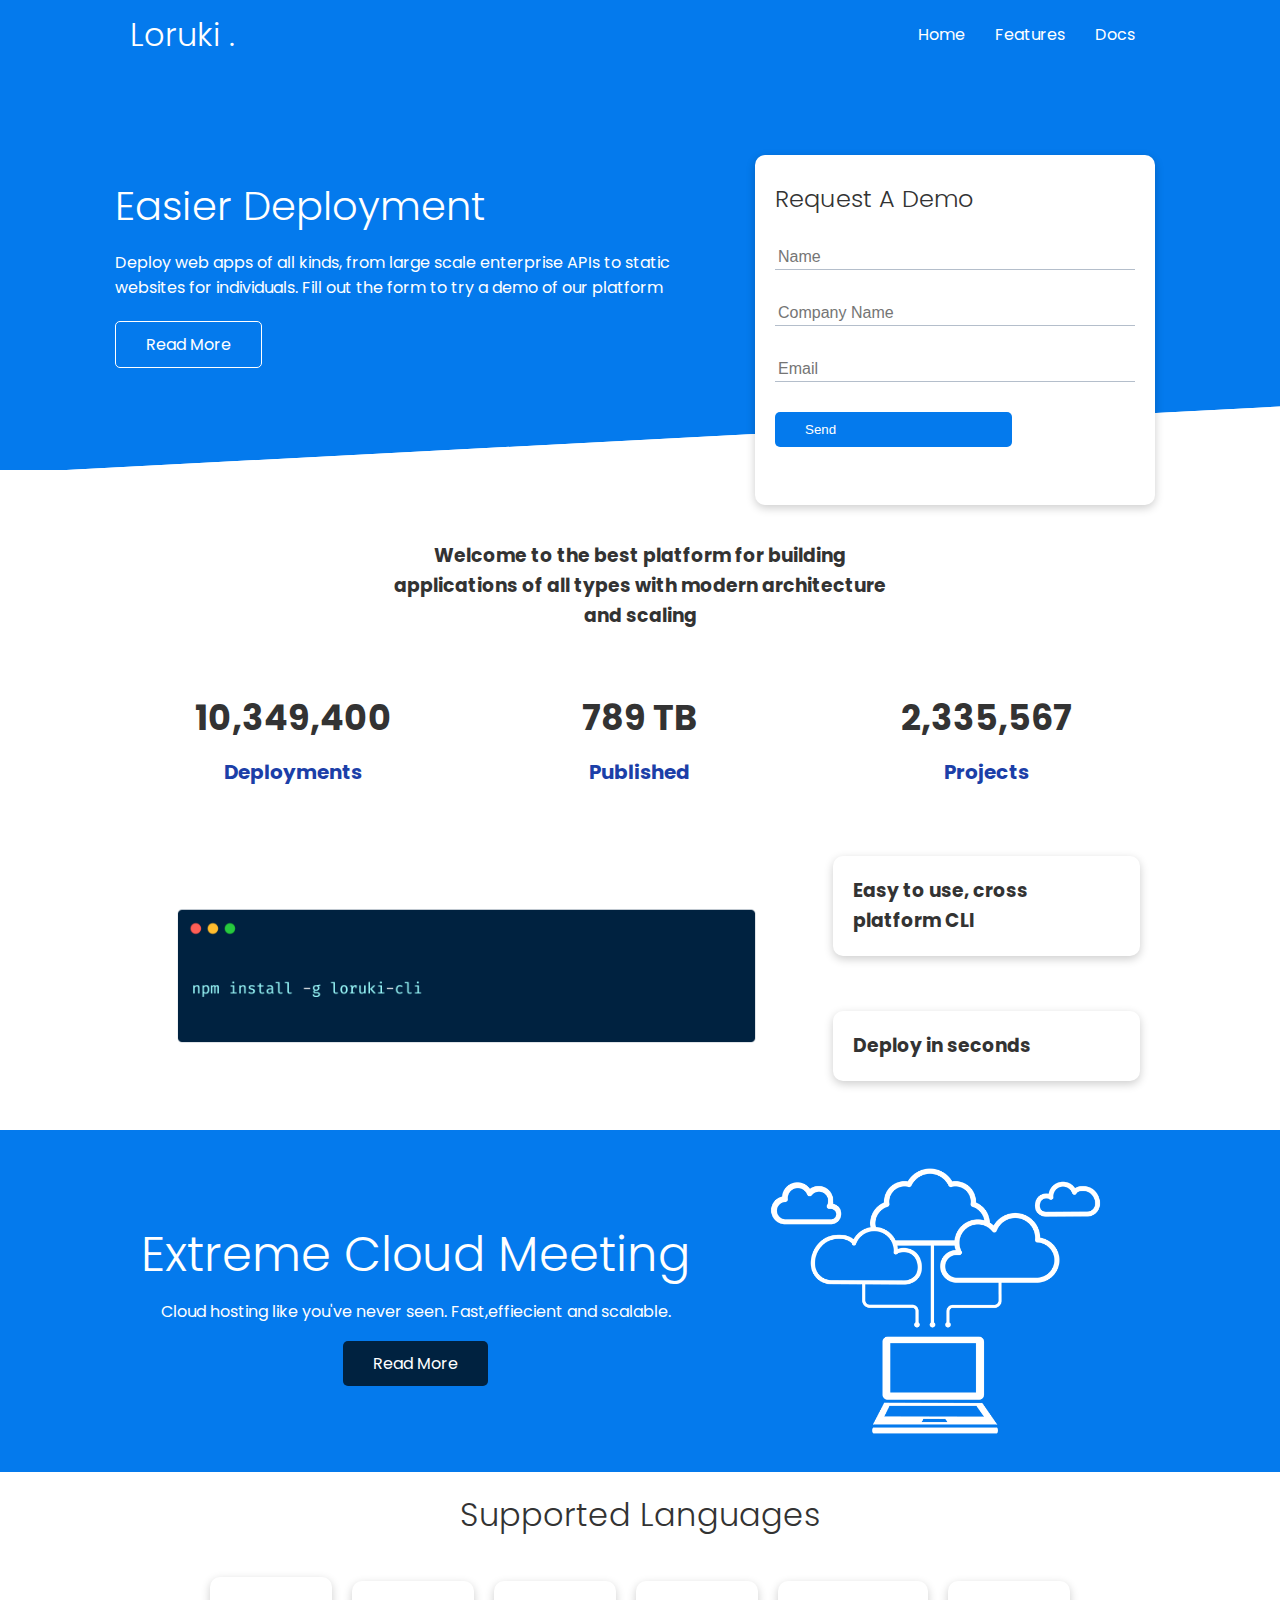
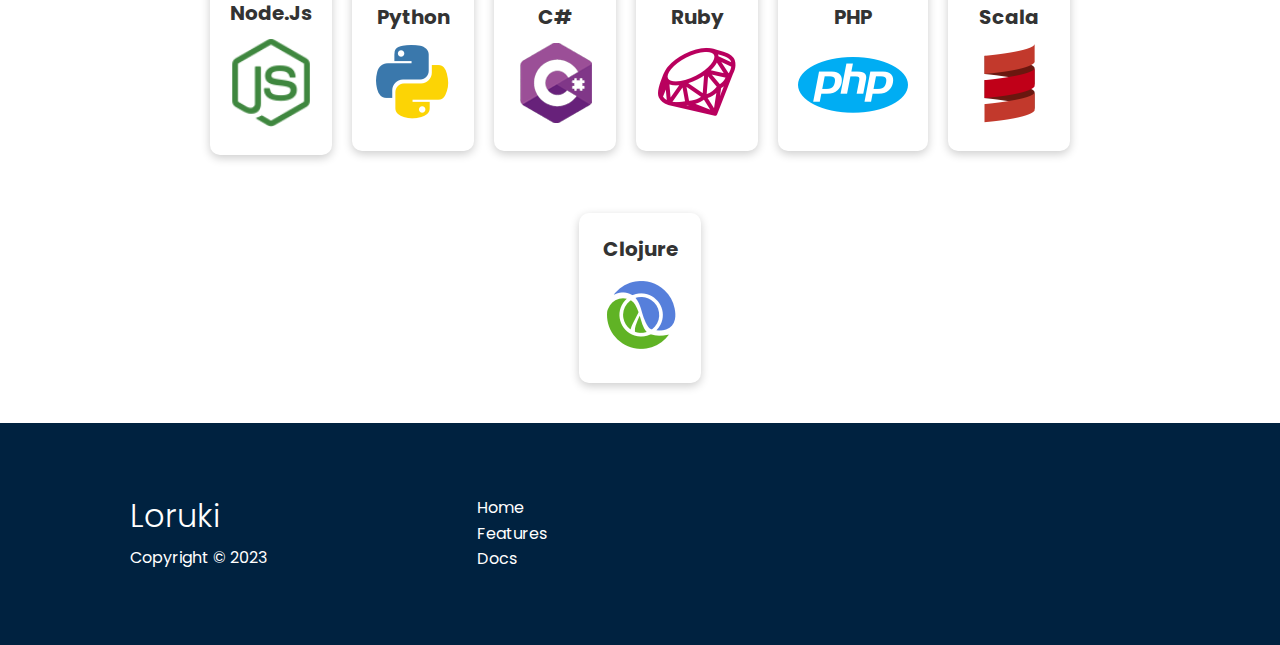
<file: index.html>
<!DOCTYPE html>
<html lang="en">
<head>
    <meta charset="UTF-8">
    <meta http-equiv="X-UA-Compatible" content="IE=edge">
    <meta name="viewport" content="width=device-width, initial-scale=1.0">
    <link rel="stylesheet" href="style.css">
    <link rel="stylesheet" href="utilities.css">
    <link rel="preconnect" href="https://fonts.googleapis.com">
<link rel="preconnect" href="https://fonts.gstatic.com" crossorigin>
<link href="https://fonts.googleapis.com/css2?family=Poppins&display=swap" rel="stylesheet">
    <link rel="stylesheet" href="https://cdnjs.cloudflare.com/ajax/libs/font-awesome/6.4.0/css/all.min.css" integrity="sha512-iecdLmaskl7CVkqkXNQ/ZH/XLlvWZOJyj7Yy7tcenmpD1ypASozpmT/E0iPtmFIB46ZmdtAc9eNBvH0H/ZpiBw==" crossorigin="anonymous" referrerpolicy="no-referrer" />
    <title>Loruki.</title>
</head>
<body>
    <div class="navbar">
        <div class="container flex">
            <h1  class="logo">Loruki .</h1>
            <nav>
                <ul>
                    <li><a href="index.html">Home</a></li>
                    <li><a href="features.html">Features</a></li>
                    <li><a href="Docs.html">Docs</a></li>
                </ul>
            </nav>
        </div>
    </div>
    <section class="showcase">
        <div class="container grid">
            <div class="showcase-text">
                <h1>Easier Deployment</h1>
                <p>Deploy web apps of all kinds, from large scale enterprise APIs to static websites for individuals. Fill out the form to try a demo of our platform</p>
                <a href="" class="btn btn-outline"> Read More</a>
            </div>
            <div class="showcase-form card">
                <h2>Request A Demo</h2>
                <form action="">
                    <div class="form-control">
                        <input type="text" name="name" placeholder="Name" required>
                    </div>
                    <div class="form-control">
                        <input type="text" name="company" placeholder="Company Name" required>
                    </div>
                    <div class="form-control">
                        <input type="email" name="email" placeholder="Email" required>
                    </div>

                    <input type="sumbit" value="Send" class="btn btn-primary">
                </form>
            </div>
        </div>
    </section>
    <section class="stats">
        <div class="container">
              <h3 class="stats-heading text-center my-1">
                Welcome to the best platform for building applications of all types with modern architecture and scaling
              </h3>
              
              <div class="grid grid-3 text-center my-4">
                <div>
                    <i class="fas fa-server fa-3x"></i>
                    <h3>10,349,400</h3>
                    <p class="text-secondary">Deployments</p>
                </div>
                <div>
                    <i class="fas fa-upload fa-3x"></i>
                    <h3>789 TB</h3>
                    <p class="text-secondary">Published</p>
                </div>
                <div>
                    <i class="fas fa-project-diagram fa-3x"></i>
                    <h3>2,335,567</h3>
                    <p class="text-secondary">Projects</p>
                </div>
              </div>
        </div>
     </section>
     <section class="cli">
        <div class="container grid">
            <img src="./images/cli.png" alt="">
            <div class="card">
             <h3>Easy to use, cross platform CLI</h3> 
            </div>
            <div class="card">
                <h3>Deploy in seconds</h3>
            </div>
        </div>
     </section>
     <section class="cloud bg-primary my-2 py-2">
        <div class="container grid">
            <div class="text-center">
                <h2 class="lg">Extreme Cloud Meeting</h2>
                <p class="Lead my-1">
                    Cloud hosting like you've never seen.
                    Fast,effiecient and scalable.
                </p>
                <a href="" class="btn btn-dark">Read More</a>
            </div>
            <img src="./images/cloud.png" alt="">
        </div>
     </section>
     <section class="languages">
        <h2 class="md text-center my-2">
            Supported Languages
        </h2>
        <div class="container flex">
            <div class="card">
                <h4>Node.Js</h4>
                <img src="./images/logo/node.png" alt="">
            </div>
            <div class="card">
                <h4>Python</h4>
                <img src="./images/logo/python.png" alt="">
            </div>
            <div class="card">
                <h4>C#</h4>
                <img src="./images/logo/csharp.png" alt="">
            </div>
            <div class="card">
                <h4>Ruby</h4>
                <img src="./images/logo/ruby.png" alt="">
            </div>
            <div class="card">
                <h4>PHP</h4>
                <img src="./images/logo/php.png" alt="">
            </div>
            <div class="card">
                <h4>Scala</h4>
                <img src="./images/logo/scala.png" alt="">
            </div>
            <div class="card">
                <h4>Clojure</h4>
                <img src="./images/logo/clojure.png" alt="">
            </div>
        </div>

     </section>

     
     <footer class="footer bg-dark py-5">
        <div class="container grid grid-3">
            <div>
                <h1>Loruki</h1>
                <p>
                    Copyright &copy; 2023
                </p>
            </div>
            <nav>
                <ul>
                    <li><a href="index.html">Home</a></li>
                    <li><a href="features.html">Features</a></li>
                    <li><a href="docs.html">Docs</a></li>
                </ul>
            </nav>
            <div class="social">
                <a href="#"><i class="fab fa-github fa-2x"></i></a>
                <a href="#"><i class="fab fa-facebook fa-2x"></i></a>
                <a href="#"><i class="fab fa-instagram fa-2x"></i></a>
                <a href="#"><i class="fab fa-twitter fa-2x"></i></a>
            </div>
        </div>
     </footer>
</body>
</html>
</file>
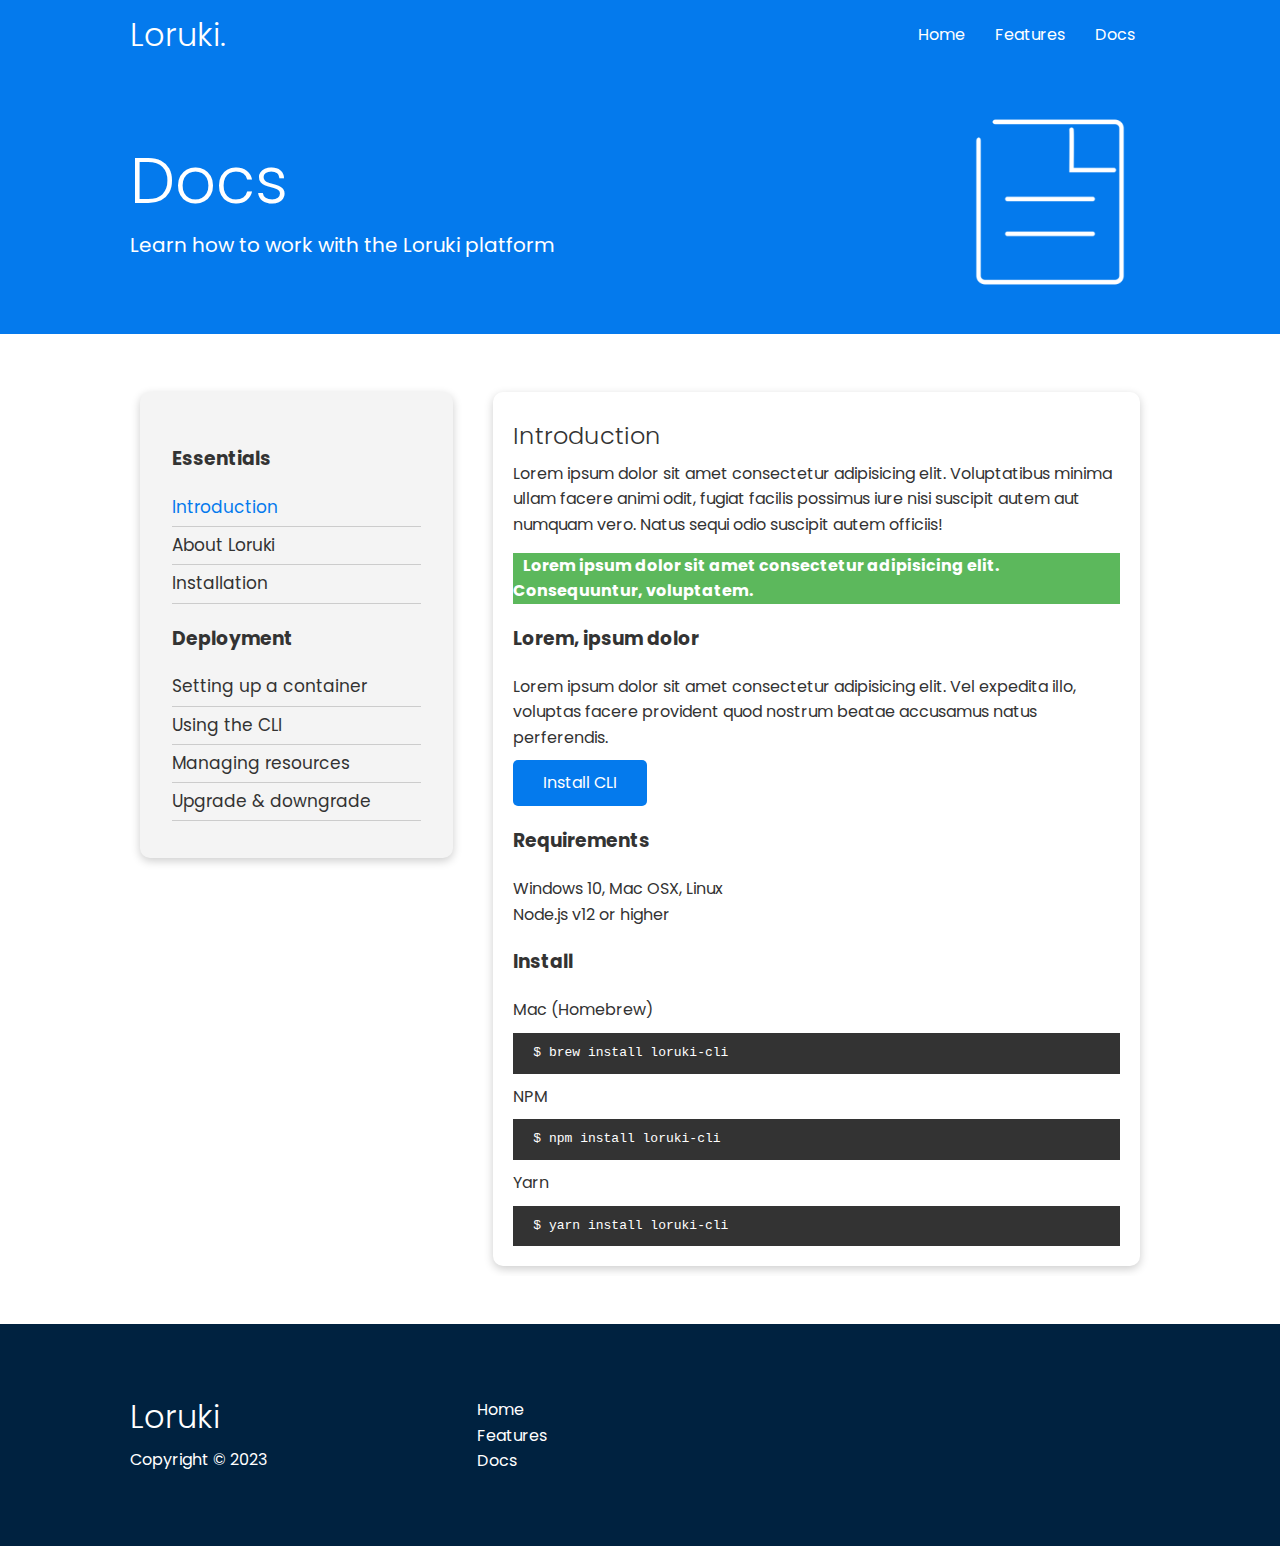
<file: Docs.html>
<!DOCTYPE html>
<html lang="en">

<head>
    <meta charset="UTF-8">
    <meta http-equiv="X-UA-Compatible" content="IE=edge">
    <meta name="viewport" content="width=device-width, initial-scale=1.0">
    <link rel="stylesheet" href="style.css">
    <link rel="stylesheet" href="utilities.css">
    <link rel="preconnect" href="https://fonts.gstatic.com" crossorigin>
<link href="https://fonts.googleapis.com/css2?family=Poppins&display=swap" rel="stylesheet">
    <link rel="stylesheet" href="https://cdnjs.cloudflare.com/ajax/libs/font-awesome/6.4.0/css/all.min.css"
        integrity="sha512-iecdLmaskl7CVkqkXNQ/ZH/XLlvWZOJyj7Yy7tcenmpD1ypASozpmT/E0iPtmFIB46ZmdtAc9eNBvH0H/ZpiBw=="
        crossorigin="anonymous" referrerpolicy="no-referrer" />
    <title>Loruki | Cloud Hosting For Everyone</title>
</head>

<body>

    <!-- navvbar  -->

    <div class="navbar">
        <div class="container flex">
            <h1 class="logo">Loruki.</h1>
            <nav>
                <ul>
                    <li><a href="index.html">Home</a></li>
                    <li><a href="features.html">Features</a></li>
                    <li><a href="docs.html">Docs</a></li>
                </ul>
            </nav>
        </div>
    </div>


    <!-- head  -->
    <section class="docs-head bg-primary py-3">
        <div class="container grid">
            <div>
                <h1 class="xl">
                    Docs
                </h1>
                <p class="lead">
                 Learn how to work with the Loruki platform
                </p>
            </div>
            <img src="./images/docs.png" alt="">
        </div>
    </section>

    <!-- docs main -->
    <section class="docs-main my-4">
        <div class="container grid">
            <div class="card bg-light p-3">
                <h3 class="my-2">
                    Essentials
                </h3>
                <nav>
                    <ul>
                        <li><a class="text-primary" href="#">Introduction</a></li>
                        <li><a href="#">About Loruki</a></li>
                        <li><a href="#">Installation</a></li>
                    </ul>
                </nav>

                <h3 class="my-2">
                    Deployment
                </h3>
                <nav>
                    <ul>
                        <li><a href="#">Setting up a container</a></li>
                        <li><a href="#">Using the CLI</a></li>
                        <li><a href="#">Managing resources</a></li>
                        <li><a href="#">Upgrade & downgrade</a></li>
                    </ul>
                </nav>
            </div>
            <div class="card">
                <h2>Introduction</h2>
                <p>Lorem ipsum dolor sit amet consectetur adipisicing elit. Voluptatibus minima ullam facere animi odit, fugiat facilis possimus iure nisi suscipit autem aut numquam vero. Natus sequi odio suscipit autem officiis!</p>
                <div class="alert alert-success">
                    <i class="fas fa-info"></i> Lorem ipsum dolor sit amet consectetur adipisicing elit. Consequuntur, voluptatem.
                </div>
                <h3>Lorem, ipsum dolor
                </h3>
                <p>Lorem ipsum dolor sit amet consectetur adipisicing elit. Vel expedita illo, voluptas facere provident quod nostrum beatae accusamus natus perferendis.</p>
                <a href="#" class="btn btn-primary">Install CLI</a>

                <h3>Requirements</h3>
                <ul>
                    <li>Windows 10, Mac OSX, Linux</li>
                    <li>Node.js v12 or higher</li>
                </ul>

                <h3>Install</h3>
                <p>Mac (Homebrew)</p>
                <pre><code>$ brew install loruki-cli</code></pre>
                <p>NPM</p>
                <pre><code>$ npm install loruki-cli</code></pre>
                <p>Yarn</p>
                <pre><code>$ yarn install loruki-cli</code></pre>
            </div>
        </div>
    </section>

    


    <!-- footer  -->

    <footer class="footer bg-dark py-5">
        <div class="container grid grid-3">
            <div>
                <h1>Loruki</h1>
                <p>
                    Copyright &copy; 2023
                </p>
            </div>
            <nav>
                <ul>
                    <li><a href="index.html">Home</a></li>
                    <li><a href="features.html">Features</a></li>
                    <li><a href="docs.html">Docs</a></li>
                </ul>
            </nav>
            <div class="social">
                <a href="#"><i class="fab fa-github fa-2x"></i></a>
                <a href="#"><i class="fab fa-facebook fa-2x"></i></a>
                <a href="#"><i class="fab fa-instagram fa-2x"></i></a>
                <a href="#"><i class="fab fa-twitter fa-2x"></i></a>
            </div>
        </div>
    </footer>

</body>

</html>
</file>
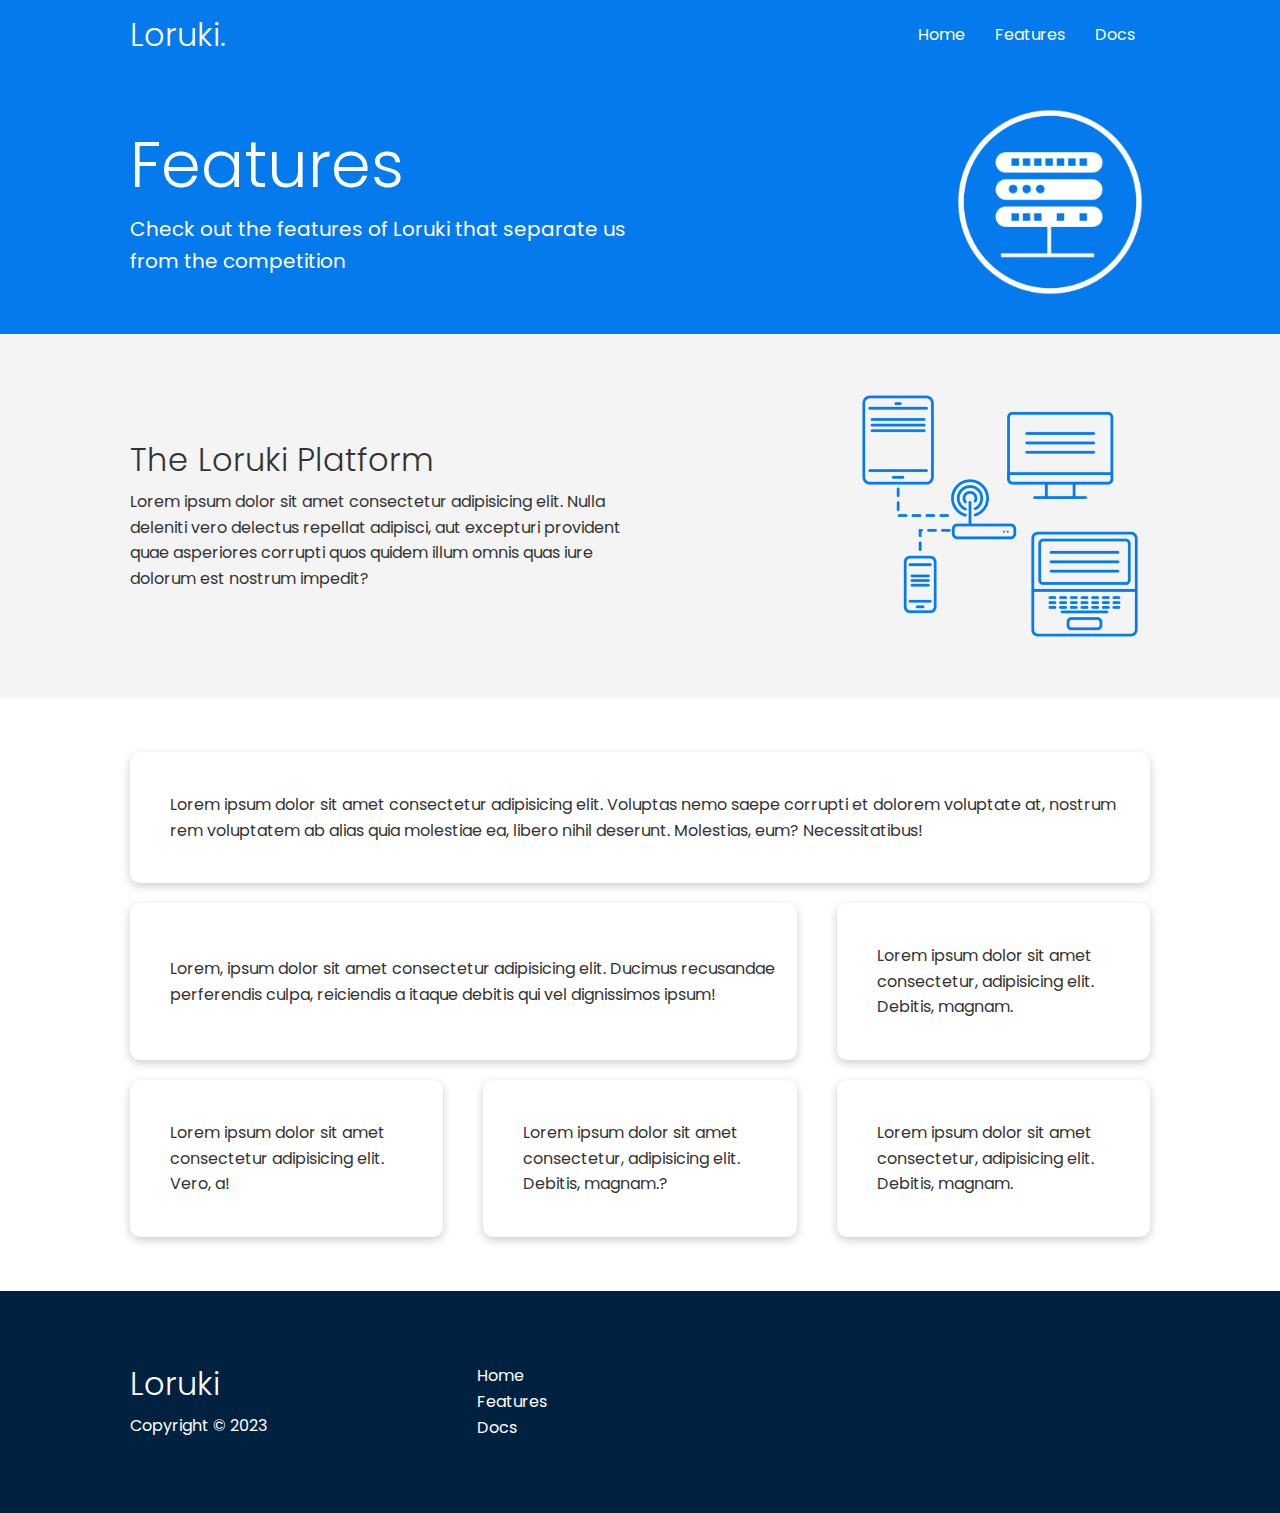
<file: features.html>
<!DOCTYPE html>
<html lang="en">

<head>
    <meta charset="UTF-8">
    <meta http-equiv="X-UA-Compatible" content="IE=edge">
    <meta name="viewport" content="width=device-width, initial-scale=1.0">
    <link rel="stylesheet" href="style.css">
    <link rel="stylesheet" href="utilities.css">
    <link rel="preconnect" href="https://fonts.gstatic.com" crossorigin>
<link href="https://fonts.googleapis.com/css2?family=Poppins&display=swap" rel="stylesheet">
    <link rel="stylesheet" href="https://cdnjs.cloudflare.com/ajax/libs/font-awesome/6.4.0/css/all.min.css"
        integrity="sha512-iecdLmaskl7CVkqkXNQ/ZH/XLlvWZOJyj7Yy7tcenmpD1ypASozpmT/E0iPtmFIB46ZmdtAc9eNBvH0H/ZpiBw=="
        crossorigin="anonymous" referrerpolicy="no-referrer" />
    <title>Loruki | Cloud Hosting For Everyone</title>
</head>

<body>

    <!-- navvbar  -->

    <div class="navbar">
        <div class="container flex">
            <h1 class="logo">Loruki.</h1>
            <nav>
                <ul>
                    <li><a href="index.html">Home</a></li>
                    <li><a href="features.html">Features</a></li>
                    <li><a href="docs.html">Docs</a></li>
                </ul>
            </nav>
        </div>
    </div>


    <!-- head  -->
    <section class="features-head bg-primary py-3">
        <div class="container grid">
            <div>
                <h1 class="xl">
                    Features
                </h1>
                <p class="lead">
                    Check out the features of Loruki that separate us from the competition
                </p>
            </div>
            <img src="./images/server.png" alt="">
        </div>
    </section>

    <!-- sub head  -->
    <section class="features-sub-head bg-light py-3">
        <div class="container grid">
            <div>
                <h1 class="md">
                    The Loruki Platform
                </h1>
                <p>
                    Lorem ipsum dolor sit amet consectetur adipisicing elit. Nulla deleniti vero delectus repellat
                    adipisci, aut excepturi provident quae asperiores corrupti quos quidem illum omnis quas iure dolorum
                    est nostrum impedit? </p>
            </div>
            <img src="./images/server2.png" alt="">

        </div>
    </section>

    <section class="features-main my-2">
        <div class="container grid grid-3">
            <div class="card flex">
                <i class="fas fa-server fa-3x"></i>
                <p>Lorem ipsum dolor sit amet consectetur adipisicing elit. Voluptas nemo saepe corrupti et dolorem voluptate at, nostrum rem voluptatem ab alias quia molestiae ea, libero nihil deserunt. Molestias, eum? Necessitatibus!</p>
            </div>
            <div class="card flex">
                <i class="fas fa-laptop-code fa-3x"></i>
                <p> Lorem, ipsum dolor sit amet consectetur adipisicing elit. Ducimus
                    recusandae perferendis culpa, reiciendis a itaque debitis qui vel
                    dignissimos ipsum!</p>
            </div>
            <div class="card flex">
                <i class="fas fa-database fa-3x"></i>
                <p>   Lorem ipsum dolor sit amet consectetur, adipisicing elit. Debitis,
                    magnam.</p>
            </div>
            <div class="card flex">
                <i class="fas fa-power-off fa-3x"></i>
                <p>Lorem ipsum dolor sit amet consectetur adipisicing elit. Vero, a!</p>
            </div>
            <div class="card flex">
                <i class="fas fa-upload fa-3x"></i>
                <p>  Lorem ipsum dolor sit amet consectetur, adipisicing elit. Debitis,
                    magnam.?</p>
            </div>
            <div class="card flex">
                <i class="fas fa-network-wired fa-3x"></i>
                <p>   Lorem ipsum dolor sit amet consectetur, adipisicing elit. Debitis,
                    magnam.</p>
            </div>
        </div>
    </section>


    <!-- footer  -->

    <footer class="footer bg-dark py-5">
        <div class="container grid grid-3">
            <div>
                <h1>Loruki</h1>
                <p>
                    Copyright &copy; 2023
                </p>
            </div>
            <nav>
                <ul>
                    <li><a href="index.html">Home</a></li>
                    <li><a href="features.html">Features</a></li>
                    <li><a href="docs.html">Docs</a></li>
                </ul>
            </nav>
            <div class="social">
                <a href="#"><i class="fab fa-github fa-2x"></i></a>
                <a href="#"><i class="fab fa-facebook fa-2x"></i></a>
                <a href="#"><i class="fab fa-instagram fa-2x"></i></a>
                <a href="#"><i class="fab fa-twitter fa-2x"></i></a>
            </div>
        </div>
    </footer>

</body>

</html>
</file>
<file: style.css>
:root{
    --primary-color:#047aed;
    --secondary-color:#1c3fa8;
    --dark-color:#002240;
    --light-color:#f4f4f4;
    --success-color:#5cb85c;
    --error-color:#d9534f;

}

*{
    box-sizing: border-box;
    padding: 0;
    margin: 0;
}

body{
    font-family: 'Poppins', sans-serif;
    color: #333;
    line-height: 1.6;
}

ul{
    list-style-type: none;
}

a{
    text-decoration: none;
    color: #333;
}

h1 , h2{
    font-weight: 300;
    line-height: 1.2;
    margin: 10px 0;
}


p{
    margin: 10px 0;
}

img{
    width: 100%;
}

code, pre{
    background-color: #333;
    color: #fff;
    padding: 10px;
}

/* navbar */

.navbar{
    background-color: var(--primary-color);
    color: #fff;
    height: 70px;
}

.navbar ul{
    display: flex;
}

.navbar a{
    color: white;
    padding: 10px;
    margin: 0 5px;
}

.navbar a:hover{
    border-bottom: 2px solid white;
}

.navbar .flex{
    justify-content: space-between;
}

/* showcase */

.showcase{
    height: 400px;
    background-color: var(--primary-color);
    color: #fff;
    position: relative;
}

.showcase h1{
    font-size: 40px;

}

.showcase p{
    margin: 20px 0 ;
}

.showcase .grid{
    overflow: visible;
    grid-template-columns: 55% 45%;
    gap:30px;
}

.showcase-text{
    animation: slideInFromLeft 1s ease-in;
}

.showcase-form{
    position: relative;
    top: 60px;
    height: 350px;
    width: 400px;
    padding: 40px;
    z-index: 100;
    justify-self: flex-end;
    animation: slideInFromRight 1s ease-in;
}

.showcase-form .form-control{
    margin: 30px 0;
}

.showcase-form input[type='text'],
.showcase-form input[type='email']{
    border: 0;
    border-bottom: 1px solid #b4becb;
    width: 100%;
    padding: 3px;
    font-size: 16px;
}

.showcase-form input:focus{
    outline: none;
}

.showcase::before,.showcase::after{
    content: "";
    position: absolute;
    height: 100px;
    bottom: -70px;
    right: 0;
    left: 0;
    background-color: #fff;
    transform: skewY(-3deg);
    -webkit-transform: skewY(-3deg);
    -moz-transform: skewY(-3deg);
    -ms-transform: skewY(-3deg);

}


/* stats */

.stats{
    padding-top: 100px;
    animation: slideInFromBottom 1s ease-in;

}

.stats-heading{

    max-width: 500px;
  position: absolute;
  left: 50vw; 
  transform: translate(-50%,-50%);
}

.stats .grid{
    margin-top: 120px;
    
}

.stats .grid h3{
    font-size: 35px;
}

.stats .grid p{
    font-size: 20px;
    font-weight: bold;
}

/* cli */

.cli .grid{
    grid-template-columns: repeat(3,1fr);
    grid-template-rows: repeat(2, 1fr);
}

.cli .grid > *:first-child{
    grid-column: 1 / span 2;

    grid-row: 1  / span 2;
}

/* cloud */

.cloud .grid{
    grid-template-columns: 4fr 3fr;
}


/* languages */

.languages .flex{
    flex-wrap: wrap;
}


.languages .card{

    text-align: center;
    margin: 18px 10px 40px;
    transition: transform 0.2s ease-in;
}

.languages .card h4{
    font-size: 20px;
    margin-bottom: 10px;
}

.languages .card:hover{
    transform: translateY(-15px);
}

/* features  */

.features-head img, .docs-head img {
    width: 200px;
    justify-self: flex-end;

}

.features-sub-head img{
    width: 300px;
    justify-self: flex-end;
}

.features-main .card > i{

    margin-right: 20px;
}

.features-main .grid{
    padding: 30px;
}

.features-main .grid > *:first-child{

    grid-column: 1 / span 3;
}

.features-main .grid > *:nth-child(2){

    grid-column: 1 / span 2;
}

/* docs */

.docs-main h3{
    margin: 20px 0;
}

.docs-main .grid{
    grid-template-columns: 1fr 2fr;
    align-items: flex-start;
}

.docs-main nav li{
    font-size: 17px;
    padding-bottom: 5px;
    margin-bottom: 5px;
    border-bottom: 1px solid #ccc;
}

.docs-main a:hover{
    font-weight: bold;
}

/* footer  */

.footer .social a{
    margin: 0 10px;
}

/* animation */

@keyframes slideInFromLeft {
    0%{
        transform: translateX(-100%);
    }

    100%{
        transform: translateX(0);
    }
}

@keyframes slideInFromRight {
    0%{
        transform: translateX(100%);
    }

    100%{
        transform: translateX(0);
    }
}

@keyframes slideInFromTop {
    0%{
        transform: translateY(-100%);
    }

    100%{
        transform: translateX(0);
    }
}

@keyframes slideInFromBottom {
    0%{
        transform: translateY(100%);
    }

    100%{
        transform: translateX(0);
    }
}


/* tablets and under  */
@media (max-width:768px){

   .grid,
   .showcase .grid,
   .stats .grid,
   .cli .grid,
   .cloud .grid,
   .features-main .grid,
   .docs-main .grid{
    grid-template-columns: 1fr;
    grid-template-rows: 1fr;
   }

   .showcase{
    height: auto;
   }

   .showcase-text{
    text-align: center;
    margin-top: 40px;
    animation: slideInFromTop 1s ease-in;
   }

   .showcase-form{
    justify-self: center;
    margin: auto;
    animation: slideInFromBottom 1s ease-in;
   }

   .cli .grid > *:first-child{
    grid-column: 1 ;
    grid-row: 1 ;
    }

    .features-head,
    .features-sub-head,
    .docs-head{
        text-align: center;
    }

    .features-head img,
    .features-sub-head img,
    .docs-head img{
        justify-self: center;
    }

    .features-main .grid > *:first-child,
    .features-main .grid > *:nth-child(2){
        grid-column: 1;
    }

}


/* mobile  */

@media (max-width:500px){
    .navbar{

        height: 110px;
    }

    .navbar .flex{
        flex-direction: column;
    }

    .navbar ul{
        padding: 10px;
        background-color: rgba(0,0,0,0.1);
    }
        
}
</file>
<file: utilities.css>
.container{
    max-width: 1100px;
    margin: 0 auto;
    overflow: auto;
    padding: 0 40px;
}

.card{
    background-color: #fff;
    color: #333;
    border-radius: 10px;
    box-shadow: 0 3px 10px rgba(0,0,0,0.2);
    padding: 20px;
    margin: 10px;
}

.btn{
    display: inline-block;
    padding: 10px 30px;
    cursor: pointer;
    background-color: var(--primary-color);
    color: #fff;
    border: none;
    border-radius: 5px;
}

.btn-outline{
    background-color: transparent;
    border: 1px solid #fff;
}

.btn:hover{
    transform: scale(0.98);
}

/* backgrounds and color buttons */

.bg-primary, .btn-primary{
    background-color: var(--primary-color);
    color: #fff;
}

.bg-secondary, .btn-secondary{
    background-color: var(--secondary-color);
    color: #fff;
}

.bg-dark, .btn-dark{
    background-color: var(--dark-color);
    color: #fff;
}

.bg-light, .btn-light{
    background-color: var(--light-color);
    color: #333;
}

.bg-primary a, .btn-primary a,
.bg-secondary a, .btn-secondary a,
.bg-dark a, .btn-dark a{
    color: #fff;
}

/* text colors */

.text-primary{
    color: var(--primary-color);
 
}

.text-secondary{
    color: var(--secondary-color);
  
}

.text-dark{
    color: var(--dark-color);
   
}

.text-light{
    color: var(--light-color);
   
}

/* text sizes */

.lead{
    font-size: 20px;
}

.sm{
    font-size: 1rem;
}

.md{
    font-size: 2rem;
}

.lg{
    font-size: 3rem;
}

.xl{
    font-size: 4rem;
}


.text-center{
    text-align: center;
}

/* alert */

.alert{
    background-color:var(--light-color);
    pad: 10px 20px;
    font-weight: bold;
    margin: 15px 0;
}

.alert i{
    margin-right: 10px;
}

.alert-success{
    background-color: var(--success-color);
    color: #fff;
}

.alert-error{
    background-color: var(--error-color);
    color: #fff;
}

.flex{
    display: flex;
    align-items: center;
    justify-content:center;
    height: 100%;
}


.grid{
    display: grid;
    grid-template-columns: repeat(2,1fr);
    gap:20px;
    justify-content: center;
    align-items: center;
    height: 100%;
}

.grid-3{
    grid-template-columns: repeat(3,1fr);

}


/* margin */

.my-1{
    margin: 1rem 0;
}

.my-2{
    margin: 1.5rem 0;
}

.my-3{
    margin: 2rem 0;
}

.my-4{
    margin: 3rem 0;
}

.my-5{
    margin: 4rem 0;
}

.m-1{
    margin: 1rem;
}

.m-2{
    margin: 1.5rem;
}

.m-3{
    margin: 2rem;
}

.m-4{
    margin: 3rem;
}

.m-5{
    margin: 4rem;
}



/* padding */

.py-1{
    padding: 1rem 0;
}

.py-2{
    padding: 1.5rem 0;
}

.py-3{
    padding: 2rem 0;
}

.py-4{
    padding: 3rem 0;
}

.py-5{
    padding: 4rem 0;
}

.p-1{
    padding: 1rem;
}

.p-2{
    padding: 1.5rem;
}

.p-3{
    padding: 2rem;
}

.p-4{
    padding: 3rem;
}

.p-5{
    padding: 4rem;
}
</file>
